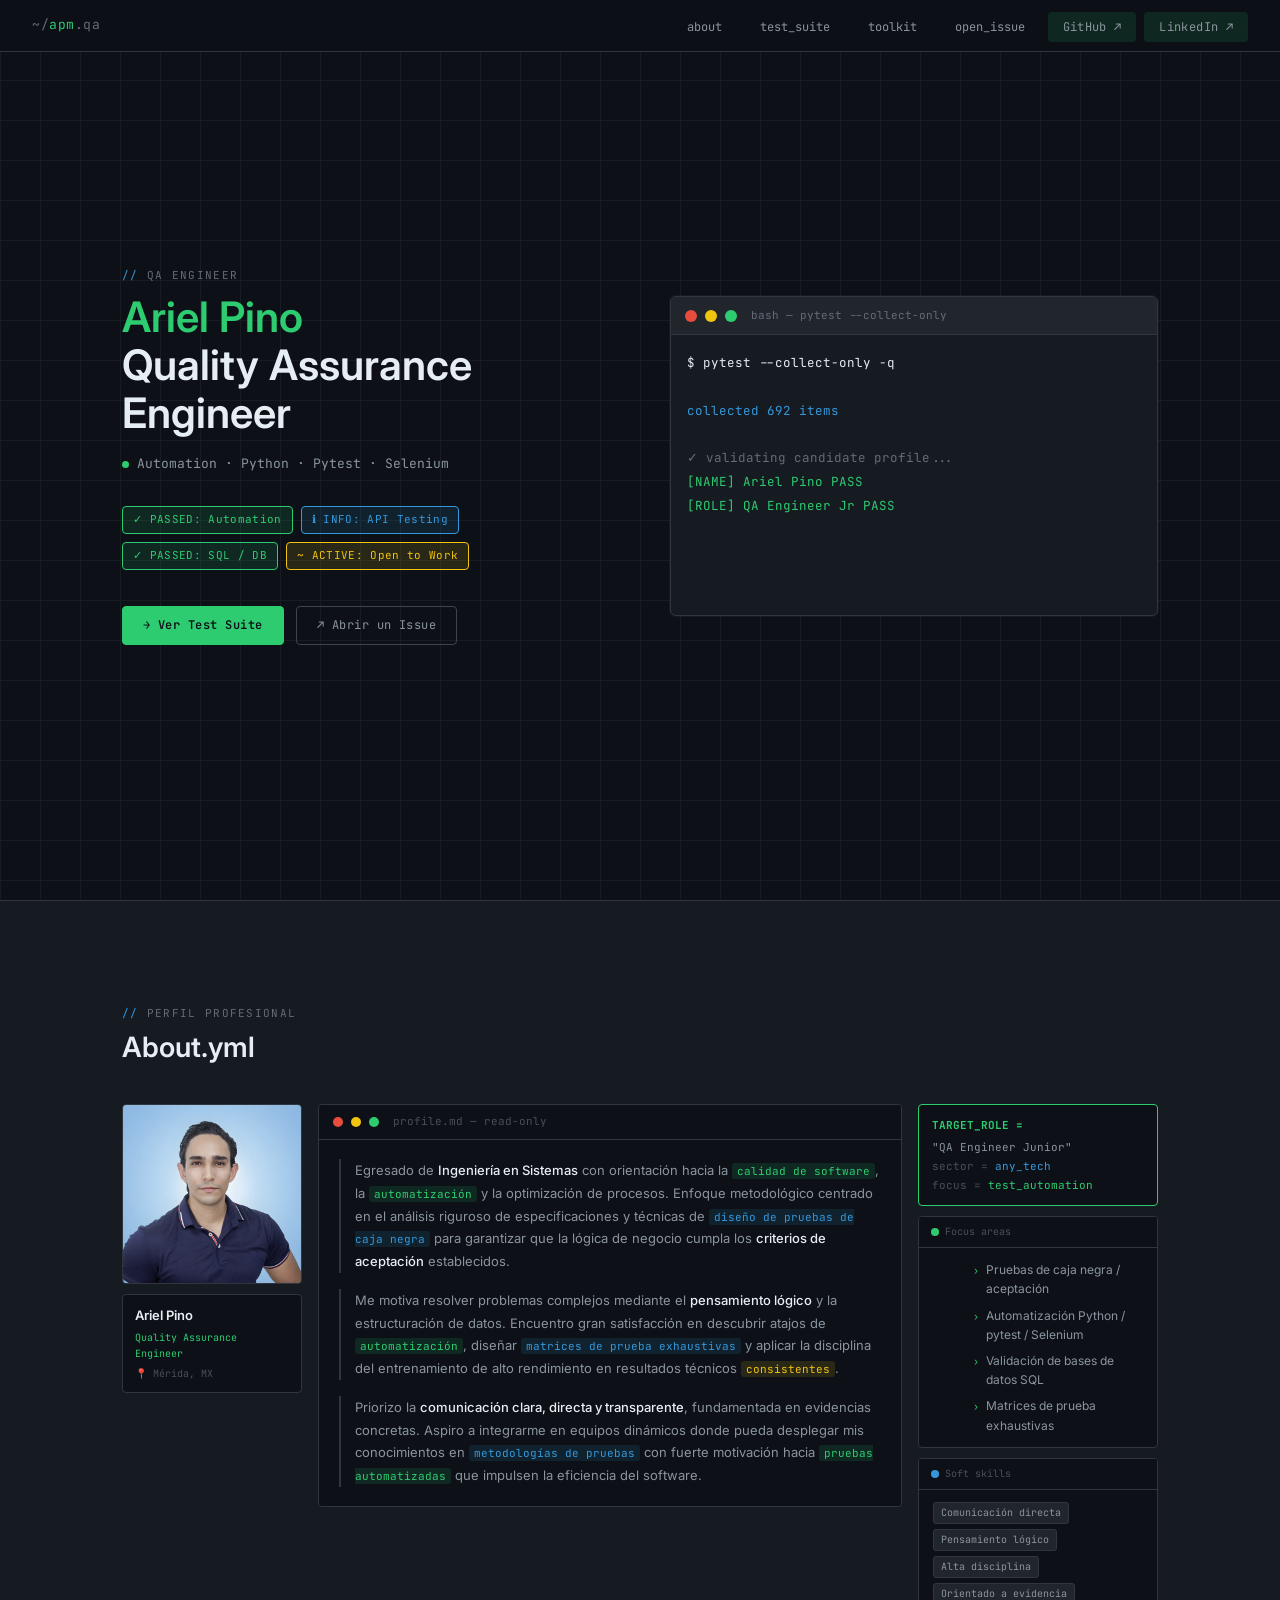
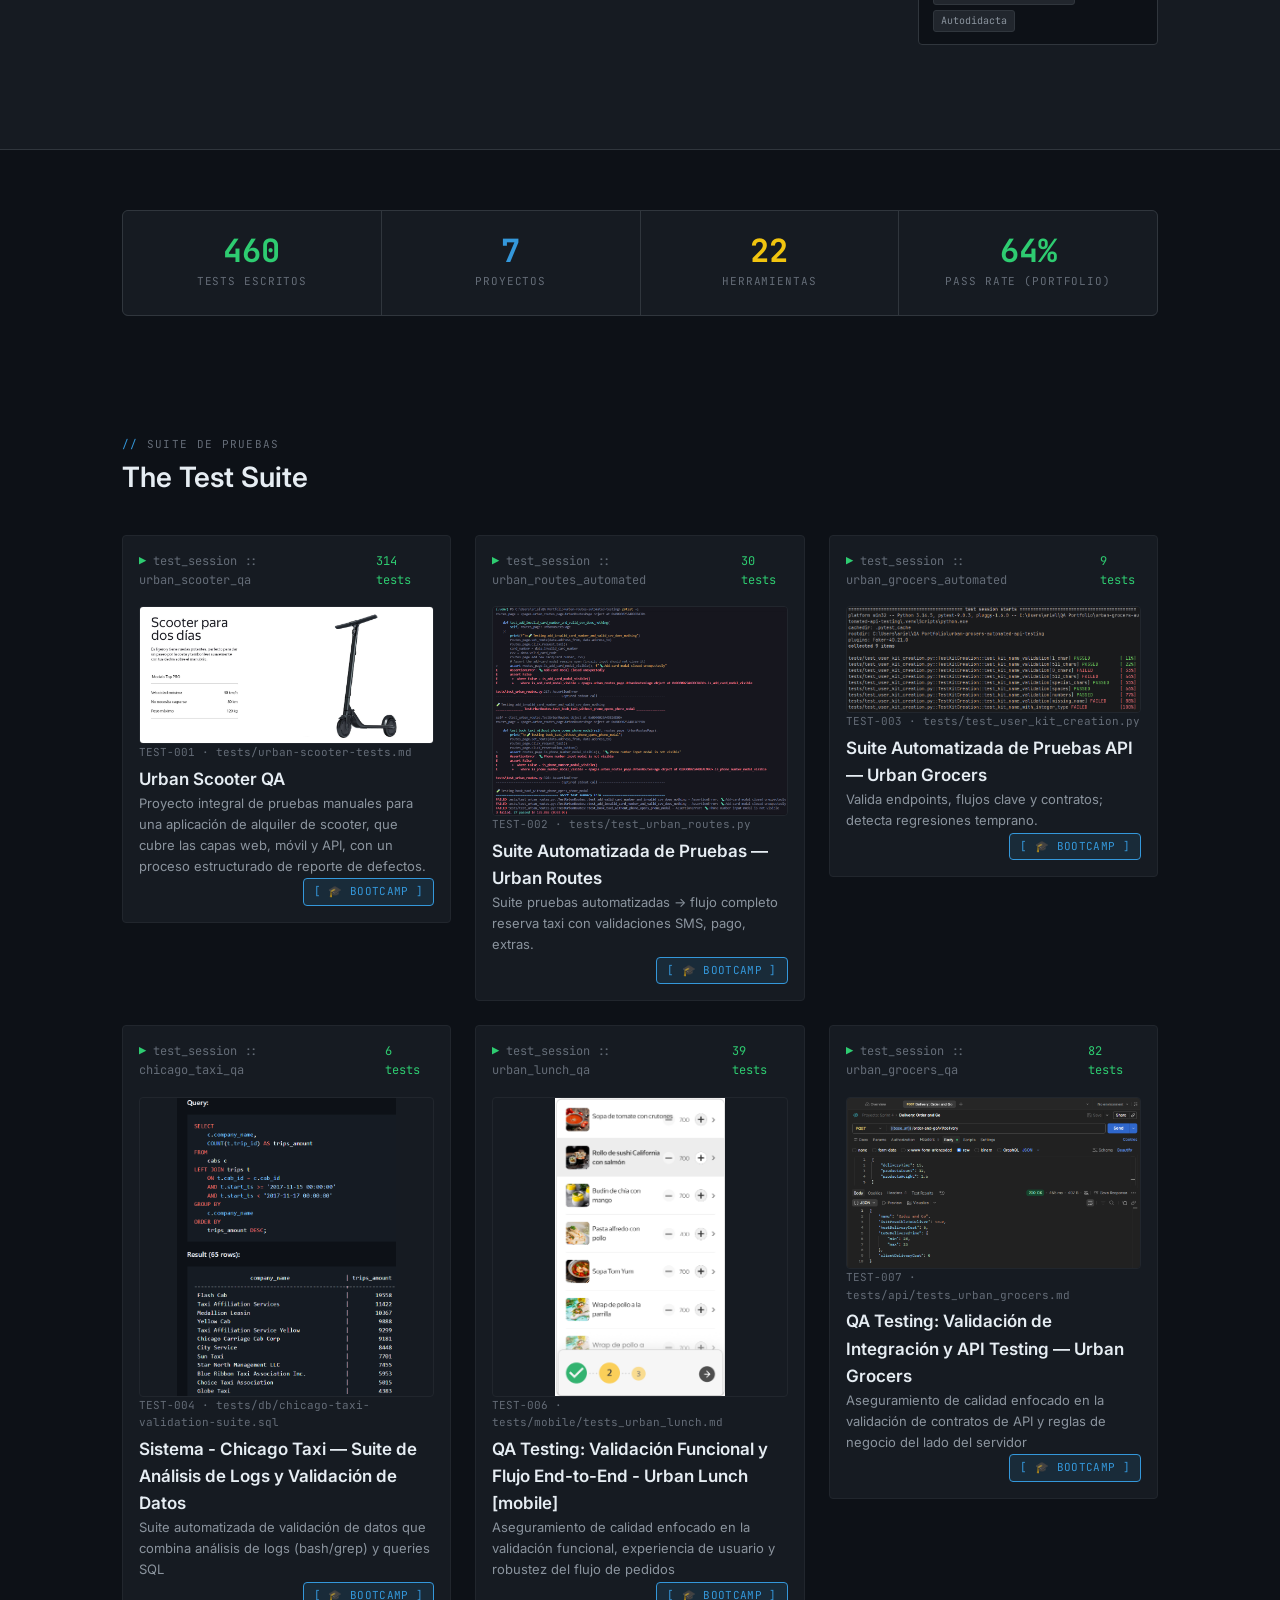
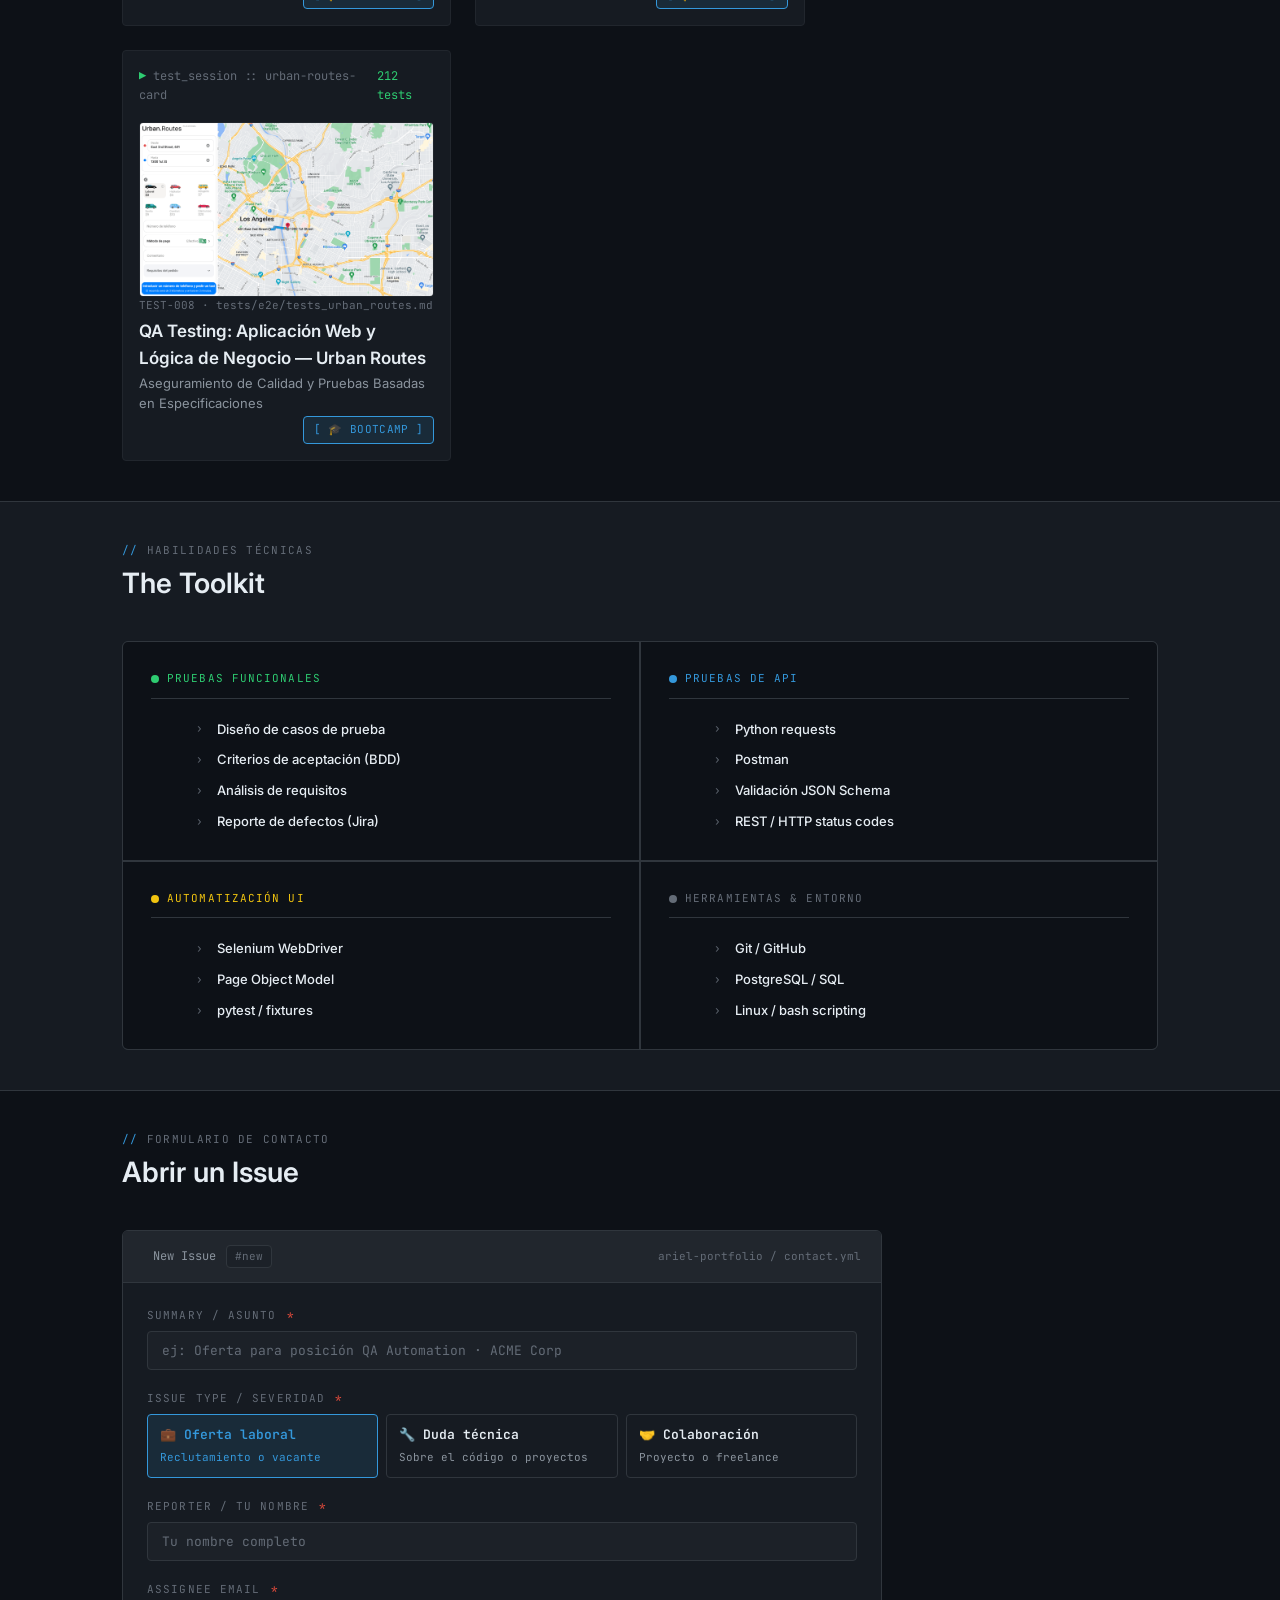
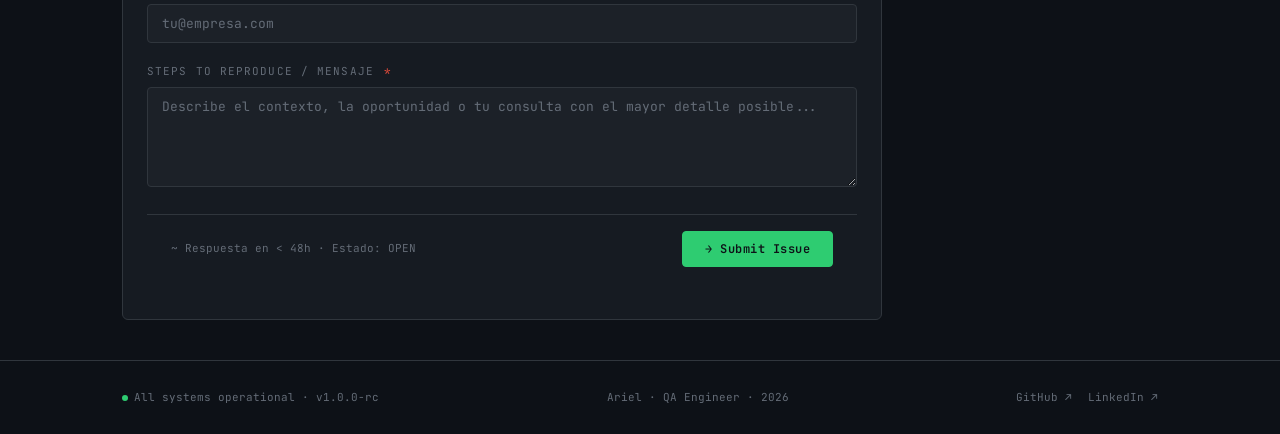
<file: index.html>
<!DOCTYPE html>
<html lang="es">
<head>
  <meta charset="UTF-8">
  <meta name="viewport" content="width=device-width, initial-scale=1.0">
  <title>Ariel | QA Engineer — Test Suite</title>
  <link rel="preconnect" href="https://fonts.googleapis.com">
  <link rel="preconnect" href="https://fonts.gstatic.com" crossorigin>
  <link href="https://fonts.googleapis.com/css2?family=JetBrains+Mono:ital,wght@0,100..800;1,100..800&family=Inter:wght@300;400;500;600&display=swap" rel="stylesheet">
  <link rel="stylesheet" href="./css/global.css">
  <link rel="stylesheet" href="./css/components/ui.css">
  <link rel="stylesheet" href="./css/components/qa-nav.css">
  <link rel="stylesheet" href="./css/components/qa-hero.css">
  <link rel="stylesheet" href="./css/components/qa-about.css">
  <link rel="stylesheet" href="./css/components/qa-stats.css">
  <link rel="stylesheet" href="./css/components/qa-project-suite.css">
  <link rel="stylesheet" href="./css/components/qa-toolkit.css">
  <link rel="stylesheet" href="./css/components/qa-contact.css">
  <link rel="stylesheet" href="./css/components/qa-footer.css">
</head>
<body>

<!-- NAV -->
<qa-nav></qa-nav>

<!-- HERO -->
<qa-hero></qa-hero>

<hr class="divider">

<qa-about></qa-about>

<hr class="divider">

<!-- STATS -->
<qa-stats></qa-stats>

<!-- PROJECTS / TEST SUITE -->
<qa-project-suite></qa-project-suite>

<hr class="divider">

<!-- TOOLKIT -->
<qa-toolkit></qa-toolkit>

<hr class="divider">

<qa-contact></qa-contact>

<qa-footer></qa-footer>

<!-- Script para cargar los componentes -->
<script type="module" src="./js/main.js"></script>
</body>
</html>
</file>
<file: css/global.css>
/* ===== DESIGN TOKENS ===== */
:root {
  --bg-primary:    #0d1117;
  --bg-secondary:  #161b22;
  --bg-tertiary:   #21262d;
  --bg-card:       #1c2128;

  --c-passed:  #2ecc71;
  --c-failed:  #e74c3c;
  --c-flaky:   #f1c40f;
  --c-info:    #3498db;

  --c-passed-dim: rgba(46,204,113,0.12);
  --c-failed-dim: rgba(231,76,60,0.12);
  --c-flaky-dim:  rgba(241,196,15,0.12);
  --c-info-dim:   rgba(52,152,219,0.12);

  --t3: #484f58;

  --text-primary:   #e6edf3;
  --text-secondary: #8b949e;
  --text-muted:     #646c77;

  --border-color:  #30363d;
  --border-active: #3d444d;

  --font-mono: 'JetBrains Mono', 'Fira Code', monospace;
  --font-sans: 'Inter', system-ui, sans-serif;

  --radius-sm: 3px;
  --radius-md: 4px;
  --radius-lg: 6px;

  --transition: 120ms ease;

  --nav-height: 52px;
}

/* ===== RESET ===== */
*, *::before, *::after { box-sizing: border-box; margin: 0; padding: 0; scroll-margin-top: var(--nav-height);}

html { scroll-behavior: smooth; }

body {
  background: var(--bg-primary);
  color: var(--text-primary);
  font-family: var(--font-sans);
  font-size: 15px;
  line-height: 1.6;
  -webkit-font-smoothing: antialiased;
}

a { color: inherit; text-decoration: none; }

/* ===== SCROLLBAR ===== */
::-webkit-scrollbar { width: 6px; }
::-webkit-scrollbar-track { background: var(--bg-primary); }
::-webkit-scrollbar-thumb { background: var(--border-active); border-radius: 3px; }

/* ===== NAV ===== */
/* Global nav markup is styled in css/components/qa-nav.css */

/* ===== LAYOUT ===== */
section { padding: 40px 0;}
.container { max-width: 1100px; margin: 0 auto; padding: 0 2rem; }

/* ===== SECTION LABELS ===== */
.section-label {
  font-family: var(--font-mono);
  font-size: 11px;
  letter-spacing: 0.12em;
  text-transform: uppercase;
  color: var(--text-muted);
  margin-bottom: 8px;
  display: flex; align-items: center; gap: 8px;
}
.section-label::before {
  content: '//';
  color: var(--c-info);
}
.section-title {
  font-size: 28px;
  font-weight: 600;
  font-family: var(--font-sans);
  color: var(--text-primary);
  margin-bottom: 40px;
  line-height: 1.2;
}

/* ===== DIVIDER ===== */
.divider {
  border: none;
  border-top: 1px solid var(--border-color);
  margin: 0;
}

/* ===== TYPING ANIMATION ===== */
.typed-line { overflow: hidden; white-space: nowrap; }
</file>
<file: css/components/ui.css>
.badge {
  font-family: var(--font-mono);
  font-size: 11px;
  padding: 4px 10px;
  border-radius: var(--radius-md);
  border: 1px solid;
  letter-spacing: 0.03em;
  white-space: nowrap;
}

.badge-passed  {
  color: var(--c-passed);
  border-color: var(--c-passed);
  background: var(--c-passed-dim);
}

.badge-info {
  color: var(--c-info);
  border-color: var(--c-info);
  background: var(--c-info-dim);
}

.badge-flaky {
  color: var(--c-flaky);
  border-color: var(--c-flaky);
  background: var(--c-flaky-dim);
}

.badge-failed {
  color: var(--c-failed);
  border-color: var(--c-failed);
  background: var(--c-failed-dim);
}

.btn {
  font-family: var(--font-mono);
  font-size: 12px;
  padding: 9px 20px;
  border-radius: var(--radius-md);
  border: 1px solid;
  cursor: pointer;
  transition: all var(--transition);
  letter-spacing: 0.04em;
}

.btn-primary {
  background: var(--c-passed);
  border-color: var(--c-passed);
  color: #0d1117;
  font-weight: 600;
}

.btn-primary:hover {
  filter: brightness(1.1);
}

.btn-ghost {
  background: transparent;
  border-color: var(--border-active);
  color: var(--text-secondary);
}

.btn-ghost:hover {
  border-color: var(--text-secondary);
  color: var(--text-primary);
}
</file>
<file: css/components/qa-nav.css>
nav {
  position: fixed;
  top: 0;
  left: 0;
  right: 0;
  z-index: 100;
  background: rgba(13, 17, 23, 0.92);
  backdrop-filter: blur(8px);
  border-bottom: 1px solid var(--border-color);
  height: 52px;
  display: flex;
  align-items: center;
  justify-content: space-between;
  padding: 0 2rem;
}
.nav-logo {
  font-family: var(--font-mono);
  font-size: 13px;
  color: var(--c-passed);
  letter-spacing: 0.04em;
}
.nav-logo span {
  color: var(--text-muted);
}
.nav-links {
  display: flex;
  gap: 0 0.5rem;
  list-style: none;
}
.nav-links a {
  font-family: var(--font-mono);
  font-size: 12px;
  color: var(--text-secondary);
  padding: 6px 14px;
  border: 1px solid transparent;
  border-radius: var(--radius-md);
  transition: all var(--transition);
}
.nav-links a:hover {
  color: var(--text-primary);
  border-color: var(--border-color);
  background: var(--bg-tertiary);
}

@media (max-width: 768px) {
  .nav-links {
    display: none;
  }
}
</file>
<file: css/components/qa-hero.css>
#hero {
  min-height: 100vh;
  display: flex;
  align-items: center;
  padding-top: 52px;
  position: relative;
  overflow: hidden;
}

.grid-overlay {
  position: absolute;
  inset: 0;
  background-image:
    linear-gradient(var(--border-color) 1px, transparent 1px),
    linear-gradient(90deg, var(--border-color) 1px, transparent 1px);
  background-size: 40px 40px;
  opacity: 0.3;
  pointer-events: none;
}

.hero-inner {
  display: grid;
  grid-template-columns: 1fr 1fr;
  gap: 60px;
  align-items: center;
  position: relative;
  z-index: 1;
}

.hero-headline {
  font-size: 42px;
  font-weight: 600;
  line-height: 1.15;
  margin-bottom: 16px;
}

.hero-headline .name {
  color: var(--c-passed);
}

.hero-sub {
  font-family: var(--font-mono);
  font-size: 13px;
  color: var(--text-secondary);
  margin-bottom: 32px;
  display: flex;
  align-items: center;
  gap: 8px;
}

.hero-sub .dot {
  width: 7px;
  height: 7px;
  border-radius: 50%;
  background: var(--c-passed);
  animation: pulse 2s infinite;
}

@keyframes pulse {
  0%, 100% {
    opacity: 1;
  }
  50% {
    opacity: 0.3;
  }
}

.hero-badges {
  display: flex;
  gap: 8px;
  flex-wrap: wrap;
  margin-bottom: 36px;
}

.hero-cta {
  display: flex;
  gap: 12px;
}

.btn {
  font-family: var(--font-mono);
  font-size: 12px;
  padding: 9px 20px;
  border-radius: var(--radius-md);
  border: 1px solid;
  cursor: pointer;
  transition: all var(--transition);
  letter-spacing: 0.04em;
}

.btn-primary {
  background: var(--c-passed);
  border-color: var(--c-passed);
  color: #0d1117;
  font-weight: 600;
}

.btn-primary:hover {
  filter: brightness(1.1);
}

.btn-ghost {
  background: transparent;
  border-color: var(--border-active);
  color: var(--text-secondary);
}

.btn-ghost:hover {
  border-color: var(--text-secondary);
  color: var(--text-primary);
}

.terminal {
  background: var(--bg-secondary);
  border: 1px solid var(--border-color);
  border-radius: var(--radius-lg);
  overflow: hidden;
  font-family: var(--font-mono);
  font-size: 12.5px;
  box-shadow: 0 0 0 1px rgba(255,255,255,0.04);
}

.terminal-bar {
  background: var(--bg-tertiary);
  border-bottom: 1px solid var(--border-color);
  padding: 10px 14px;
  display: flex;
  align-items: center;
  gap: 8px;
}

.terminal-dot {
  width: 12px;
  height: 12px;
  border-radius: 50%;
}

.td-red {
  background: #e74c3c;
}

.td-yellow {
  background: #f1c40f;
}

.td-green {
  background: #2ecc71;
}

.terminal-title {
  font-size: 11px;
  color: var(--text-muted);
  margin-left: 6px;
}

.terminal-body {
  padding: 16px;
  line-height: 1.9;
  min-height: 280px;
}

.t-prompt {
  color: var(--c-passed);
}

.t-cmd {
  color: var(--text-primary);
}

.t-muted {
  color: var(--text-muted);
}

.t-info {
  color: var(--c-info);
}

.t-pass {
  color: var(--c-passed);
}

.t-fail {
  color: var(--c-failed);
}

.t-warn {
  color: var(--c-flaky);
}

.t-line {
  display: block;
}

.cursor {
  display: inline-block;
  width: 8px;
  height: 14px;
  background: var(--c-passed);
  vertical-align: -2px;
  animation: blink 1s step-end infinite;
}

@keyframes blink {
  0%, 100% {
    opacity: 1;
  }
  50% {
    opacity: 0;
  }
}

@media (max-width: 768px) {
  .hero-inner {
    grid-template-columns: 1fr;
    gap: 36px;
  }
  .hero-headline {
    font-size: 30px;
  }
}
</file>
<file: css/components/qa-about.css>
#about {
    min-height: calc(100vh - var(--nav-height));
    display: flex;
    align-items: center;
    position: relative;
    overflow: hidden;
    background: var(--bg-secondary);
}
.about-grid {
    display: grid;
    grid-template-columns: 180px 1fr 240px;
    gap: 16px;
    align-items: start;
}
.photo-col {
    display: flex;
    flex-direction: column;
    gap: 10px;
}
.photo-frame {
    position: relative;
    width: 100%;
    aspect-ratio: 1 / 1;
    border: 1px solid var(--border-color);
    border-radius: 4px;
    overflow: hidden;
    background-color: var(--bg-primary);
}
.photo-img{
    max-width: 100%;
}
.photo-meta {
    background: var(--bg-primary);
    border: 1px solid var(--border-color);
    border-radius: 4px;
    padding: 10px 12px;
    display: flex;
    flex-direction: column;
    gap: 4px;
}
.photo-name {
    font-size: 13px;
    font-weight: 600;
    color: var(--text-primary);
}
.photo-role {
    font-family: var(--font-mono);
    font-size: 10px;
    color: var(--c-passed);
}
.photo-loc {
    font-family: var(--font-mono);
    font-size: 10px;
    color: var(--t3);
}
.photo-ghost {
    position: absolute;
    inset: 0;
    display: flex;
    flex-direction: column;
    align-items: center;
    justify-content: center;
    gap: 8px;
    pointer-events: none;
}
.photo-ghost-label {
    font-family: var(--font-mono);
    font-size: 9px;
    color: var(--t3);
    letter-spacing: .08em;
    text-align: center;
    line-height: 1.5;
}
.about-text-wrap {
    border: 1px solid var(--border-color);
    border-radius: 4px;
    overflow: hidden;
}
.dot {
    width: 10px;
    height: 10px;
    border-radius: 50%;
    display: inline-block;
}
.about-text-bar {
    background: var(--bg-primary);
    border-bottom: 1px solid var(--border-color);
    padding: 8px 14px;
    display: flex;
    align-items: center;
    gap: 8px;
    font-family: var(--font-mono);
    font-size: 11px;
    color: var(--t3);
}
.about-body {
    background: var(--bg-primary);
    padding: 19px 20px;
    display: flex;
    flex-direction: column;
    gap: 16px;
}
.about-para {
    font-size: 13px;
    line-height: 1.75;
    color: var(--text-secondary);
    padding-left: 14px;
    border-left: 2px solid var(--border-color);
    transition: border-color 150ms;
}
.about-para strong {
    color: var(--text-primary);
    font-weight: 500;
}
.kw {
    font-family: var(--font-mono);
    font-size: 11px;
    color: var(--c-passed);
    background: var(--c-passed-dim);
    border-radius: 3px;
    padding: 1px 5px;
}
.kw-b {
    font-family: var(--font-mono);
    font-size: 11px;
    color: var(--c-info);
    background: var(--c-info-dim);
    border-radius: 3px;
    padding: 1px 5px;
}
.kw-y {
    font-family: var(--font-mono);
    font-size: 11px;
    color: var(--c-flaky);
    background: var(--c-flaky-dim);
    border-radius: 3px;
    padding: 1px 5px;
}
.sidebar {
    display: flex;
    flex-direction: column;
    gap: 10px;
}
.goal-badge {
    background: var(--bg-primary);
    border: 1px solid var(--c-passed);
    border-radius: 4px;
    padding: 11px 13px;
    font-family: var(--font-mono);
    font-size: 11px;
    line-height: 1.7;
    color: var(--text-secondary);
}
.goal-badge .gl {
    color: var(--c-passed);
    font-weight: 700;
    display: block;
    margin-bottom: 3px;
}
.side-card {
    background: var(--bg-primary);
    border: 1px solid var(--border-color);
    border-radius: 4px;
    overflow: hidden;
}
.side-card-head {
    background: var(--bg-primary);
    border-bottom: 1px solid var(--border-color);
    padding: 7px 12px;
    font-family: var(--font-mono);
    font-size: 10px;
    color: var(--t3);
    display: flex;
    align-items: center;
    gap: 6px;
}
.side-card-body {
    padding: 12px 14px;
}
.focus-list {
    list-style: none;
    display: flex;
    flex-direction: column;
    gap: 7px;
}
.focus-item {
    display: flex;
    align-items: flex-start;
    gap: 7px;
    font-size: 12px;
    color: var(--text-secondary);
}
.fi {
    font-family: var(--font-mono);
    font-size: 10px;
    color: var(--c-passed);
    margin-top: 3px;
    flex-shrink: 0;
}
.tags-wrap {
    display: flex;
    flex-wrap: wrap;
    gap: 5px;
}
.stag {
    font-family: var(--font-mono);
    font-size: 10px;
    border: 1px solid var(--border-color);
    border-radius: 3px;
    padding: 2px 7px;
    color: var(--text-secondary);
    background: var(--bg-tertiary);
}
@media (max-width: 768px) {
   .about-grid {
    grid-template-columns: 1fr;
   } 
}
</file>
<file: css/components/qa-stats.css>
.stats-row {
  display: grid;
  grid-template-columns: repeat(4, 1fr);
  gap: 1px;
  background: var(--border-color);
  border: 1px solid var(--border-color);
  border-radius: var(--radius-lg);
  overflow: hidden;
  margin-bottom: 80px;
}

.stat-cell {
  background: var(--bg-secondary);
  padding: 24px;
  text-align: center;
}

.stat-num {
  font-family: var(--font-mono);
  font-size: 32px;
  font-weight: 700;
  line-height: 1;
  margin-bottom: 6px;
}

.stat-label {
  font-size: 11px;
  font-family: var(--font-mono);
  color: var(--text-muted);
  letter-spacing: 0.08em;
  text-transform: uppercase;
}

@media (max-width: 768px) {
  .stats-row {
    grid-template-columns: repeat(2, 1fr);
  }
}
</file>
<file: css/components/qa-project-suite.css>
#projects {
  background: var(--bg-primary);
}

.projects-grid {
  display: grid;
  grid-template-columns: repeat(auto-fit, minmax(320px, 1fr));
  gap: 24px;
}

.card-collapsed {
  display: flex;
  flex-direction: column;
  align-items: end;
  padding: 16px;
  cursor: pointer;
  border: 1px solid var(--bg-tertiary);
  border-radius: var(--radius-md);
  background: var(--bg-secondary);
  transition: border-color 0.2s, background 0.2s;
  min-height: 100px;
}

.card-collapsed:hover {
  border-color: var(--border-active);
}

.card-collapsed > div:nth-child(2) {
  width: 100%;
  display: flex;
}

.card-header {
  display: flex;
  justify-content: space-between;
  width: 100%;
  gap: 16px;
  font-family: var(--font-mono);
  font-size: 12px;
  color: var(--text-muted);
}

.collapsed-arrow {
  color: var(--c-passed);
  transition: transform 0.3s;
  flex-shrink: 0;
  display: inline-block;
}

.collapsed-img {
  width: 100%;
  max-height: 300px;
  object-fit: contain;
  border-radius: 4px;
  border: 1px solid var(--bg-tertiary);
  flex-shrink: 0;
  margin-top: 16px;
}

.collapsed-info {
  display: flex;
  align-items: end;
  justify-content: space-between;
  flex: 1;
  width: 100%;
  gap: 16px;
}

.collapsed-title {
  font-family: var(--font-sans);
  font-weight: 600;
  font-size: 17px;
  color: var(--text-primary);
  width: 100%;
}

.card-body-wrapper {
  display: grid;
  grid-template-rows: 0fr;
  transition: grid-template-rows 0.35s ease;
  overflow: hidden;
}

.urban-routes-card.expanded,
.urban-grocers-card.expanded,
.urban-lunch-card.expanded,
.chicago-taxi-card.expanded,
.urban-grocers-automated-card.expanded,
.urban-routes-automated-card.expanded,
.urban-scooter-card.expanded {
  grid-column: 1 / -1 !important;
}

.urban-routes-card.expanded .collapsed-arrow,
.urban-grocers-card.expanded .collapsed-arrow,
.urban-lunch-card.expanded .collapsed-arrow,
.chicago-taxi-card.expanded .collapsed-arrow,
.urban-grocers-automated-card.expanded .collapsed-arrow,
.urban-routes-automated-card.expanded .collapsed-arrow,
.urban-scooter-card.expanded .collapsed-arrow {
  transform: rotate(90deg);
}

.urban-routes-card.expanded .card-body-wrapper,
.urban-grocers-card.expanded .card-body-wrapper,
.urban-lunch-card.expanded .card-body-wrapper,
.chicago-taxi-card.expanded .card-body-wrapper,
.urban-grocers-automated-card.expanded .card-body-wrapper,
.urban-routes-automated-card.expanded .card-body-wrapper,
.urban-scooter-card.expanded .card-body-wrapper {
  grid-template-rows: 1fr;
}

.urban-routes-card.expanded .collapsed-img,
.urban-grocers-card.expanded .collapsed-img,
.urban-lunch-card.expanded .collapsed-img,
.chicago-taxi-card.expanded .collapsed-img,
.urban-grocers-automated-card.expanded .collapsed-img,
.urban-routes-automated-card.expanded .collapsed-img,
.urban-scooter-card.expanded .collapsed-img {
  display: none;
}

.card-body-inner {
  overflow: hidden;
}

.test-card {
  border: 1px solid var(--border-color);
  border-radius: 0 0 var(--radius-lg) var(--radius-lg);
  overflow: hidden;
  margin-bottom: 32px;
  transition: border-color var(--transition);
}

.test-card:hover {
  border-color: var(--border-active);
}

.test-card-header {
  background: var(--bg-card);
  padding: 16px 20px;
  display: grid;
  grid-template-columns: repeat(2, 1fr);
  gap: 20px;
  align-items: flex-start;
  border-bottom: 1px solid var(--border-color);
}

.test-card-header-secondary {
  display: flex;
  align-items: center;
  justify-content: center;
  height: 100%;
  width: 100%;
}

.project-img {
  flex: 1;
  min-width: 0;
  width: 100%;
  border-radius: 4px;
  border: 1px solid var(--bg-tertiary);
  transition: opacity 0.2s;
  display: block;
  cursor: pointer;
}

.project-img:hover {
  opacity: 0.85;
}

.test-id {
  font-family: var(--font-mono);
  font-size: 11px;
  color: var(--text-muted);
  margin-bottom: 4px;
  width: 100%;
}

.test-name {
  font-weight: 600;
  font-size: 17px;
  margin-bottom: 4px;
}

.test-h2 {
  font-weight: 600;
  font-size: 15px;
  margin-bottom: 2px;
}

.test-description {
  font-size: 13px;
  color: var(--text-secondary);
  width: 100%;
  margin-bottom: 2px;
}

.status-badge {
  font-family: var(--font-mono);
  font-size: 12px;
  font-weight: 700;
  padding: 5px 12px;
  border-radius: var(--radius-md);
  border: 1px solid;
  white-space: nowrap;
  flex-shrink: 0;
  margin-top: 4px;
  width: fit-content;
}

.test-card-body {
  background: var(--bg-secondary);
}

.metrics-row {
  display: grid;
  grid-template-columns: repeat(5, 1fr);
  border-bottom: 1px solid var(--border-color);
}

.metric {
  padding: 16px 20px;
  border-right: 1px solid var(--border-color);
  text-align: center;
}

.metric:last-child {
  border-right: none;
}

.metric-val {
  font-family: var(--font-mono);
  font-size: 20px;
  font-weight: 700;
  line-height: 1;
  margin-bottom: 4px;
}

.metric-key {
  font-family: var(--font-mono);
  font-size: 10px;
  color: var(--text-muted);
  text-transform: uppercase;
  letter-spacing: 0.1em;
}

.abilities-row {
  background: var(--bg-secondary);
  border-bottom: 1px solid var(--border-color);
  display: grid;
  padding: 0;
  grid-template-columns: 1fr 1fr;
  gap: 0;
}

.abilities-col {
  padding: 14px 16px;
  border-right: 1px solid var(--border-color);
}

.abilities-col:last-child {
  border-right: none;
}

.abilities-label {
  font-family: var(--font-mono);
  font-size: 10px;
  letter-spacing: 0.1rem;
  text-transform: uppercase;
  color: var(--text-primary);
  margin-bottom: 8px;
  display: flex;
  align-items: center;
  gap: 6px;
}

.abilities-dot {
  width: 6px;
  height: 6px;
  border-radius: 50%;
}

.abilities-list {
  list-style: none;
  display: flex;
  flex-direction: column;
  gap: 6px;
}

ul {
  padding-inline-start: 40px;
  unicode-bidi: isolate;
}

.ability-item {
  font-size: 12px;
  color: var(--text-secondary);
  display: flex;
  align-items: center;
  gap: 6px;
}

.ability-icon {
  font-family: var(--font-mono);
  font-size: 10px;
  color: var(--c-passed);
  flex-shrink: 0;
}

.test-card-footer {
  padding: 14px 20px;
  display: flex;
  justify-content: space-between;
  align-items: center;
  flex-wrap: wrap;
  gap: 12px;
  border-top: 1px solid var(--border-active);
}

.stack-tags {
  display: flex;
  gap: 6px;
  flex-wrap: wrap;
}

.stack-tag {
  font-family: var(--font-mono);
  font-size: 11px;
  color: var(--text-secondary);
  background: var(--bg-tertiary);
  border: 1px solid var(--border-color);
  border-radius: var(--radius-sm);
  padding: 3px 8px;
}

.card-links {
  display: flex;
  gap: 8px;
}

.card-link {
  font-family: var(--font-mono);
  font-size: 11px;
  color: var(--c-info);
  border: 1px solid rgba(52, 152, 219, 0.35);
  border-radius: var(--radius-md);
  padding: 5px 12px;
  transition: all var(--transition);
}

.card-link:hover {
  background: var(--c-info-dim);
  border-color: var(--c-info);
}

.lightbox-overlay {
  position: fixed;
  inset: 0;
  background: rgba(18, 18, 18, 0.92);
  display: flex;
  justify-content: center;
  align-items: center;
  z-index: 1000;
}

.lightbox-content {
  position: relative;
  max-width: 90vw;
  max-height: 90vh;
}

.lightbox-img {
  max-width: 100%;
  max-height: 90vh;
  object-fit: contain;
  border: 2px solid var(--c-info);
  border-radius: 4px;
  box-shadow: 0 0 24px rgba(0, 0, 0, 0.6);
}

.lightbox-close {
  position: absolute;
  top: 8px;
  right: 8px;
  font-family: var(--font-mono);
  font-size: 12px;
  color: var(--text-secondary);
  background: var(--bg-primary);
  padding: 2px;
  border: 1px solid var(--bg-tertiary);
  border-radius: 4px;
  cursor: pointer;
}

.lightbox-close:hover {
  color: var(--c-failed);
  border-color: var(--c-failed);
}

@media (max-width: 768px) {
  .projects-grid {
    grid-template-columns: 1fr;
  }
  .test-card-header {
    display: grid;
    grid-template-columns: 1fr;
  }
  .test-card-header > div:first-child {
    width: 100%;
  }
  .test-card-header-secondary {
    width: 100%;
    align-items: center;
  }
  .status-badge {
    text-align: center;
    width: 100%;
  }
  .abilities-list {
    padding: 0;
  }
  .test-id {
    margin-top: 8px;
  }
}
</file>
<file: css/components/qa-toolkit.css>
#toolkit {
  background: var(--bg-secondary);
}

.toolkit-grid {
  display: grid;
  grid-template-columns: repeat(2, 1fr);
  gap: 2px;
  background: var(--border-color);
  border: 1px solid var(--border-color);
  border-radius: var(--radius-lg);
  overflow: hidden;
}

.toolkit-quadrant {
  background: var(--bg-primary);
  padding: 28px;
}

.toolkit-quadrant-title {
  font-family: var(--font-mono);
  font-size: 11px;
  letter-spacing: 0.1em;
  text-transform: uppercase;
  margin-bottom: 20px;
  padding-bottom: 10px;
  border-bottom: 1px solid var(--border-color);
  display: flex;
  align-items: center;
  gap: 8px;
}

.q-dot {
  width: 8px;
  height: 8px;
  border-radius: 50%;
  flex-shrink: 0;
}

.skill-list {
  list-style: none;
  display: flex;
  flex-direction: column;
  gap: 10px;
}

.skill-item {
  display: flex;
  align-items: center;
  gap: 10px;
}

.skill-icon {
  font-family: var(--font-mono);
  font-size: 11px;
  color: var(--text-muted);
  width: 16px;
  text-align: center;
  flex-shrink: 0;
}

.skill-name {
  font-size: 13px;
  font-weight: 500;
  flex: 1;
}

.skill-bar-wrap {
  width: 100px;
  height: 4px;
  background: var(--bg-tertiary);
  border-radius: 2px;
  overflow: hidden;
  flex-shrink: 0;
}

.skill-bar {
  height: 100%;
  border-radius: 2px;
  background: var(--c-passed);
  transform-origin: left;
  transform: scaleX(0);
  transition: transform 0.8s cubic-bezier(0.4,0,0.2,1);
}

.skill-bar.animated {
  transform: scaleX(1);
}

@media (max-width: 768px) {
  .toolkit-grid {
    grid-template-columns: 1fr;
  }
}
</file>
<file: css/components/qa-contact.css>
#contact {
  background: var(--bg-primary);
}

.issue-form {
  background: var(--bg-secondary);
  border: 1px solid var(--border-color);
  border-radius: var(--radius-lg);
  overflow: hidden;
  max-width: 760px;
}

.issue-form-header {
  background: var(--bg-tertiary);
  border-bottom: 1px solid var(--border-color);
  padding: 14px 20px;
  display: flex;
  align-items: center;
  gap: 10px;
  font-family: var(--font-mono);
  font-size: 12px;
  color: var(--text-secondary);
}

.issue-num {
  background: var(--bg-card);
  border: 1px solid var(--border-color);
  border-radius: var(--radius-md);
  padding: 2px 8px;
  font-size: 11px;
  color: var(--text-muted);
}

.issue-meta {
  margin-left: auto;
  color: var(--text-muted);
  font-size: 11px;
  font-family: var(--font-mono);
}

.issue-form-body {
  padding: 24px;
}

.form-group {
  margin-bottom: 20px;
}

.form-label {
  display: block;
  font-family: var(--font-mono);
  font-size: 11px;
  text-transform: uppercase;
  letter-spacing: 0.1em;
  color: var(--text-muted);
  margin-bottom: 6px;
}

.form-label .required {
  color: var(--c-failed);
  margin-left: 2px;
}

.form-input,
.form-select,
.form-textarea {
  width: 100%;
  background: var(--bg-card);
  border: 1px solid var(--border-color);
  border-radius: var(--radius-md);
  color: var(--text-primary);
  font-family: var(--font-mono);
  font-size: 13px;
  padding: 10px 14px;
  transition: border-color var(--transition), box-shadow var(--transition);
  outline: none;
  appearance: none;
}

.form-input:focus,
.form-select:focus,
.form-textarea:focus {
  border-color: var(--c-info);
  box-shadow: 0 0 0 3px rgba(52, 152, 219, 0.15);
}

.form-input::placeholder,
.form-textarea::placeholder {
  color: var(--text-muted);
}

.form-textarea {
  resize: vertical;
  min-height: 100px;
}

.form-select {
  cursor: pointer;
}

.severity-group {
  display: grid;
  grid-template-columns: repeat(3, 1fr);
  gap: 8px;
}

.severity-opt {
  display: none;
}

.severity-label {
  display: flex;
  flex-direction: column;
  gap: 4px;
  padding: 10px 12px;
  border: 1px solid var(--border-color);
  border-radius: var(--radius-md);
  cursor: pointer;
  transition: all var(--transition);
  font-family: var(--font-mono);
  font-size: 11px;
  color: var(--text-secondary);
}

.severity-opt:checked + .severity-label {
  border-color: var(--c-info);
  background: var(--c-info-dim);
  color: var(--c-info);
}

.severity-label:hover {
  border-color: var(--border-active);
}

.severity-tag {
  font-size: 13px;
  font-weight: 600;
  color: var(--text-primary);
}

.severity-opt:checked + .severity-label .severity-tag {
  color: var(--c-info);
}

.form-footer {
  padding: 16px 24px;
  border-top: 1px solid var(--border-color);
  display: flex;
  justify-content: space-between;
  align-items: center;
}

.form-hint {
  font-family: var(--font-mono);
  font-size: 11px;
  color: var(--text-muted);
}

.btn-submit {
  font-family: var(--font-mono);
  font-size: 12px;
  font-weight: 600;
  padding: 9px 22px;
  background: var(--c-passed);
  border: 1px solid var(--c-passed);
  border-radius: var(--radius-md);
  color: #0d1117;
  cursor: pointer;
  transition: all var(--transition);
  letter-spacing: 0.04em;
}

.btn-submit:hover {
  filter: brightness(1.08);
}

.form-status {
  margin-top: 12px;
  font-family: var(--font-mono);
  font-size: 12px;
}

@media (max-width: 768px) {
  .severity-group {
    grid-template-columns: 1fr;
  }
}
</file>
<file: css/components/qa-footer.css>
footer {
  border-top: 1px solid var(--border-color);
  padding: 28px 0;
  font-family: var(--font-mono);
  font-size: 11px;
  color: var(--text-muted);
}

.footer-inner {
  display: flex;
  justify-content: space-between;
  align-items: center;
  gap: 16px;
  flex-wrap: wrap;
}

.footer-status {
  display: flex;
  align-items: center;
  gap: 6px;
}

.footer-dot {
  width: 6px;
  height: 6px;
  border-radius: 50%;
  background: var(--c-passed);
  animation: pulse 2s infinite;
}

.footer-text {
  font-family: var(--font-mono);
  font-size: 11px;
  color: var(--text-muted);
}

.footer-links {
  display: flex;
  gap: 16px;
}

.footer-links a {
  font-family: var(--font-mono);
  font-size: 11px;
  color: var(--text-muted);
}

@media (max-width: 768px) {
  .footer-inner {
    flex-direction: column;
    align-items: flex-start;
  }
}
</file>
